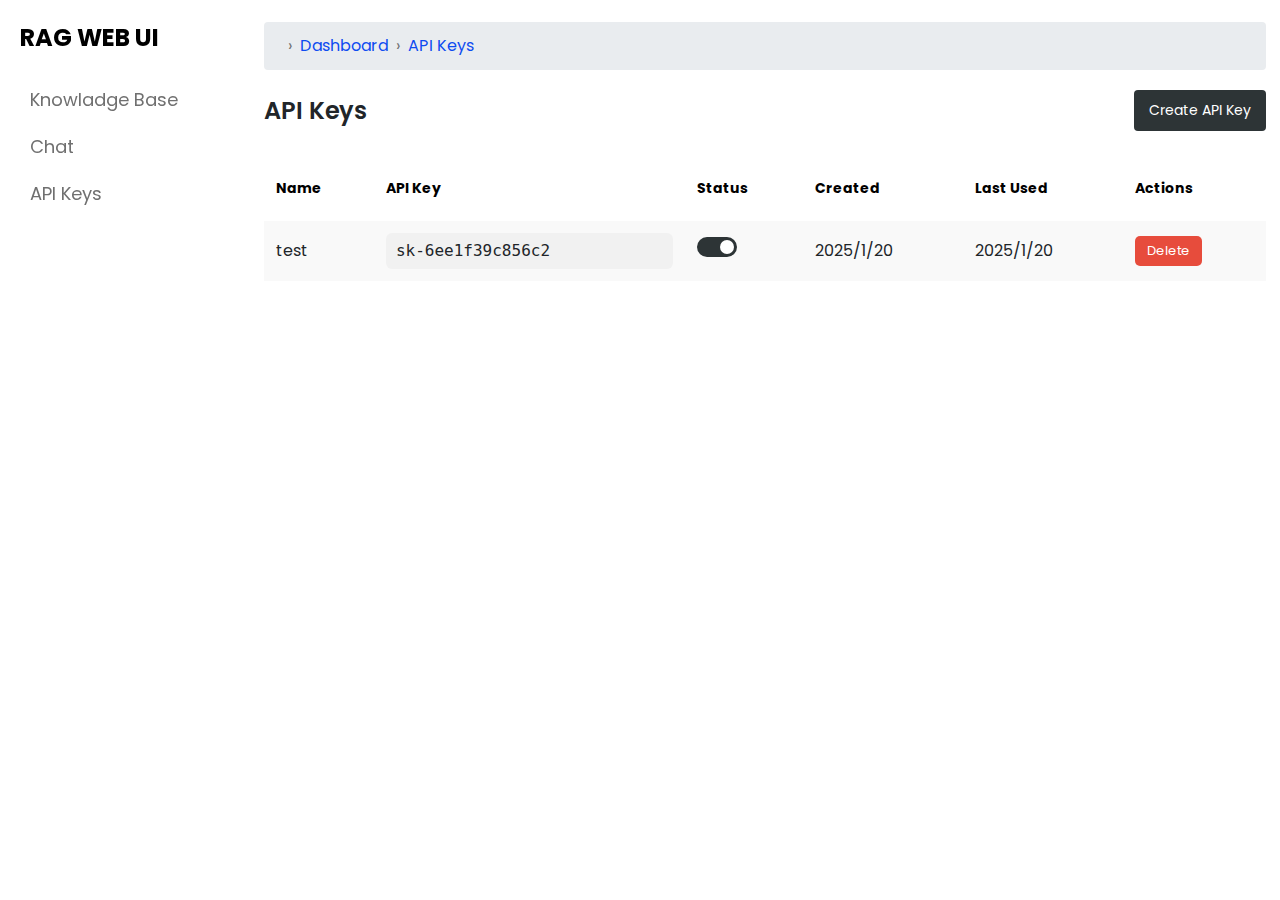
<file: api.html>
<!DOCTYPE html>
<html lang="en">
<head>
  <meta charset="UTF-8" />
  <meta name="viewport" content="width=device-width, initial-scale=1.0"/>
  <title>Dashboard</title>
  <title>API Keys Page</title>

  <!-- Fonts & Icons -->
  <link rel="preconnect" href="https://fonts.googleapis.com"/>
  <link rel="preconnect" href="https://fonts.gstatic.com" crossorigin/>
  <link href="https://fonts.googleapis.com/css2?family=Poppins:wght@200;300;400;500;600&display=swap" rel="stylesheet"/>
  <link href="https://fonts.googleapis.com/css2?family=Poppins:wght@300;400;600&display=swap" rel="stylesheet"/>
  <link rel="stylesheet" href="https://cdn.jsdelivr.net/npm/bootstrap@4.1.3/dist/css/bootstrap.min.css" crossorigin="anonymous"/>
  <link rel="stylesheet" href="https://unicons.iconscout.com/release/v4.0.0/css/line.css"/> 

  <!-- This my style -->
   <link rel="stylesheet" href="css/Api.css"/>
</head>
<body>

  <!-- Sidebar -->
    <nav>
    <div class="logo-name">
      <a href="dashboard.html" class="logo_name">RAG WEB UI</a>
    </div>
    <div class="menu-items">
      <ul class="nav-links">
        <li><a href="knowladge.html">
          <i class="uil uil-desktop-alt"></i>
          <span class="link-name">Knowladge Base</span>
        </a></li>
        <li><a href="chat.html">
          <i class="uil uil-comment-alt"></i>
          <span class="link-name">Chat</span>
        </a></li>
        <li><a href="api.html">
          <i class="uil uil-user"></i>
          <span class="link-name">API Keys</span>
        </a></li>
      </ul>
    </div>
  </nav> 
  <!-- <nav>
    <div class="logo-name">
      <a href="dashboard.php" class="logo_name">RAG WEB UI</a>
    </div>
    <div class="menu-items">
      <ul class="nav-links">
        <li><a href="knowladge.php">
          <i class="uil uil-desktop-alt"></i>
          <span class="link-name">Knowladge Base</span>
        </a></li>
        <li><a href="chat.php">
          <i class="uil uil-comment-alt"></i>
          <span class="link-name">Chat</span>
        </a></li>
        <li><a href="api.php">
          <i class="uil uil-user"></i>
          <span class="link-name">API Keys</span>
        </a></li>
      </ul>
    </div>
  </nav> -->


    <!-- Main Content -->
  <main class="dashboard">
    <div class="breadcrumb">
      <i class="uil uil-estate"></i><span class="separator">›</span>
      <a href="dashboard.html" class="breadcrumb-item">Dashboard</a>
      <span class="separator">›</span>
      <a href="api.html" class="breadcrumb-item">API Keys</a>
    </div>

    <div class="header-bar">
      <div class="text">API Keys</div>
      <button class="btn-create" id="createApiKeyBtn">Create API Key</button>
    </div>

    <table>
      <thead>
        <tr>
          <th>Name</th>
          <th>API Key</th>
          <th>Status</th>
          <th>Created</th>
          <th>Last Used</th>
          <th>Actions</th>
        </tr>
      </thead>
      <tbody>
        <tr class="api-row">
          <td>test</td>
          <td><span class="api-key">sk-6ee1f39c856c2</span></td>
          <td>
            <label class="toggle-switch">
              <input type="checkbox" checked>
              <span class="slider"></span>
            </label>
          </td>
          <td>2025/1/20</td>
          <td>2025/1/20</td>
          <td><button class="btn-delete">Delete</button></td>
        </tr>
      </tbody>
    </table>
  </main>

  <!-- Popup -->
  <div class="popup hidden" id="popup">
    <div class="popup-content">
      <button class="close-btn" aria-label="Close popup">&times;</button>
      <h3>Create API Key</h3>
      <form id="createForm">
        <div class="form-group">
          <label for="apiKeyName">Name</label>
          <input type="text" class="form-control" id="apiKeyName" placeholder="Enter key name" required>
        </div>
        <div class="form-group">
          <label for="description">Description (optional)</label>
          <input type="text" class="form-control" id="description" placeholder="Add description">
        </div>
        <button type="submit" class="btn btn-dark">Create Key</button>
      </form>
    </div>
  </div>

  <script src="JS/Api.js"></script>

</body>
</html>
</file>
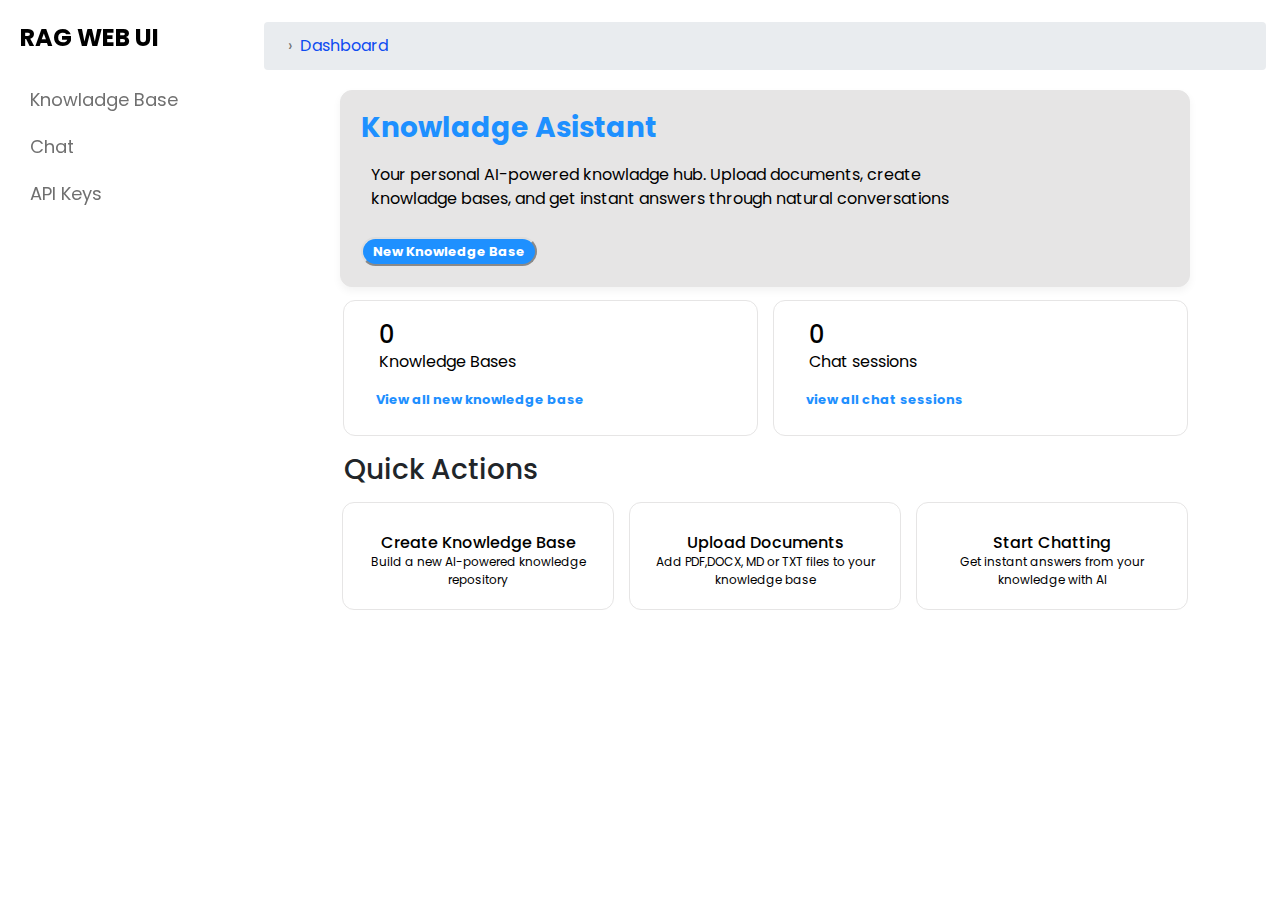
<file: dashboard.html>
<!DOCTYPE html>
<html lang="en">
<head>
  <meta charset="UTF-8" />
  <meta name="viewport" content="width=device-width, initial-scale=1.0"/>
  <title>Dashboard</title>
  <link rel="preconnect" href="https://fonts.googleapis.com"/>
  <link rel="preconnect" href="https://fonts.gstatic.com" crossorigin/>
  <link href="https://fonts.googleapis.com/css2?family=Poppins:wght@200;300;400;500;600&display=swap" rel="stylesheet"/>
  <link rel="stylesheet" href="https://cdn.jsdelivr.net/npm/bootstrap@4.1.3/dist/css/bootstrap.min.css" crossorigin="anonymous"/>
  <link rel="stylesheet" href="https://unicons.iconscout.com/release/v4.0.0/css/line.css"/>
  <link rel="stylesheet" href="css/style.css"/> 
</head>
<body>
  <nav>
    <div class="logo-name">
      <a href="dashboard.html" class="logo_name">RAG WEB UI</a>
    </div>
    <div class="menu-items">
      <ul class="nav-links">
        <li><a href="knowladge.html">
          <i class="uil uil-desktop-alt"></i>
          <span class="link-name">Knowladge Base</span>
        </a></li>
        <li><a href="chat.html">
          <i class="uil uil-comment-alt"></i>
          <span class="link-name">Chat</span>
        </a></li>
        <li><a href="api.html">
          <i class="uil uil-user"></i>
          <span class="link-name">API Keys</span>
        </a></li>
      </ul>
    </div>
  </nav>
  <!-- <nav>
    <div class="logo-name">
      <a href="dashboard.php" class="logo_name">RAG WEB UI</a>
    </div>
    <div class="menu-items">
      <ul class="nav-links">
        <li><a href="knowladge.php">
          <i class="uil uil-desktop-alt"></i>
          <span class="link-name">Knowladge Base</span>
        </a></li>
        <li><a href="chat.php">
          <i class="uil uil-comment-alt"></i>
          <span class="link-name">Chat</span>
        </a></li>
        <li><a href="api.php">
          <i class="uil uil-user"></i>
          <span class="link-name">API Keys</span>
        </a></li>
      </ul>
    </div>
  </nav>  -->
  <section class="dashboard">
    <div class="dash-content">
      <div class="breadcrumb">
        <i class="uil uil-estate"></i>
        <span class="separator">›</span>
        <a href="dashboard.html" class="breadcrumb-item">Dashboard</a>
      </div>
     </div>
    <div class="box-container">
        <div class="box box1">
            <h3>Knowladge Asistant</h3>
            <p>Your personal AI-powered knowladge hub. Upload documents, create 
              knowladge bases, and get instant answers through natural conversations </p>
              <button onclick="location.href='knowladge.html'">
              <i class="uil uil-plus"></i> New Knowledge Base
              </button>
        </div>
    </div>
    <div class="box-container">
        <div class="box2">
          <div class="box-content">
            <i class="uil uil-book-alt"></i>
            <div class="text">
            <h3>0</h3>
            <p>Knowledge Bases</p>
          </div>
        </div>
        <button onclick="location.href='knowladge.php'">
        View all new knowledge base <i class="uil uil-arrow-right"></i>
        </button>
    </div>
    <div class="box3">
      <div class="box-content">
        <i class="uil uil-comment-alt"></i>
        <div class="text">
          <h3>0</h3>
          <p>Chat sessions</p>
        </div>
      </div>
      <button onclick="location.href='halaman-baru.php'">
      view all chat sessions <i class="uil uil-arrow-right"></i>
      </button>
      </div>
    </div>  
      <div class="quick-access-section">
          <h3>Quick Actions</h3>
      </div>
      <div class="box-container">
      <a href="halaman-tujuan.html" class="box4-link">
        <div class="box4">
          <div class="box-content">
            <i class="uil uil-brain"></i>
            <div class="text">
               <h3>Create Knowledge Base</h3>
                <p>Build a new AI-powered knowledge repository</p>
            </div>
          </div>
        </div>
      </a>
      <a href="halaman-tujuan.html" class="box4-link">
        <div class="box5">
          <div class="box-content">
            <i class="uil uil-upload"></i>
            <div class="text">
               <h3>Upload Documents</h3>
                <p>Add PDF,DOCX, MD or TXT files to your knowledge base</p>
            </div>
          </div>
        </div>
      </a>
      <a href="halaman-tujuan.html" class="box4-link">
        <div class="box6">
          <div class="box-content">
            <i class="uil uil-comment-plus"></i>
            <div class="text">
               <h3>Start Chatting</h3>
                <p>Get instant answers from your knowledge with AI</p>
            </div>
          </div>
        </div>
      </a>
  </div>
  </section>
</body>
</html>
</file>
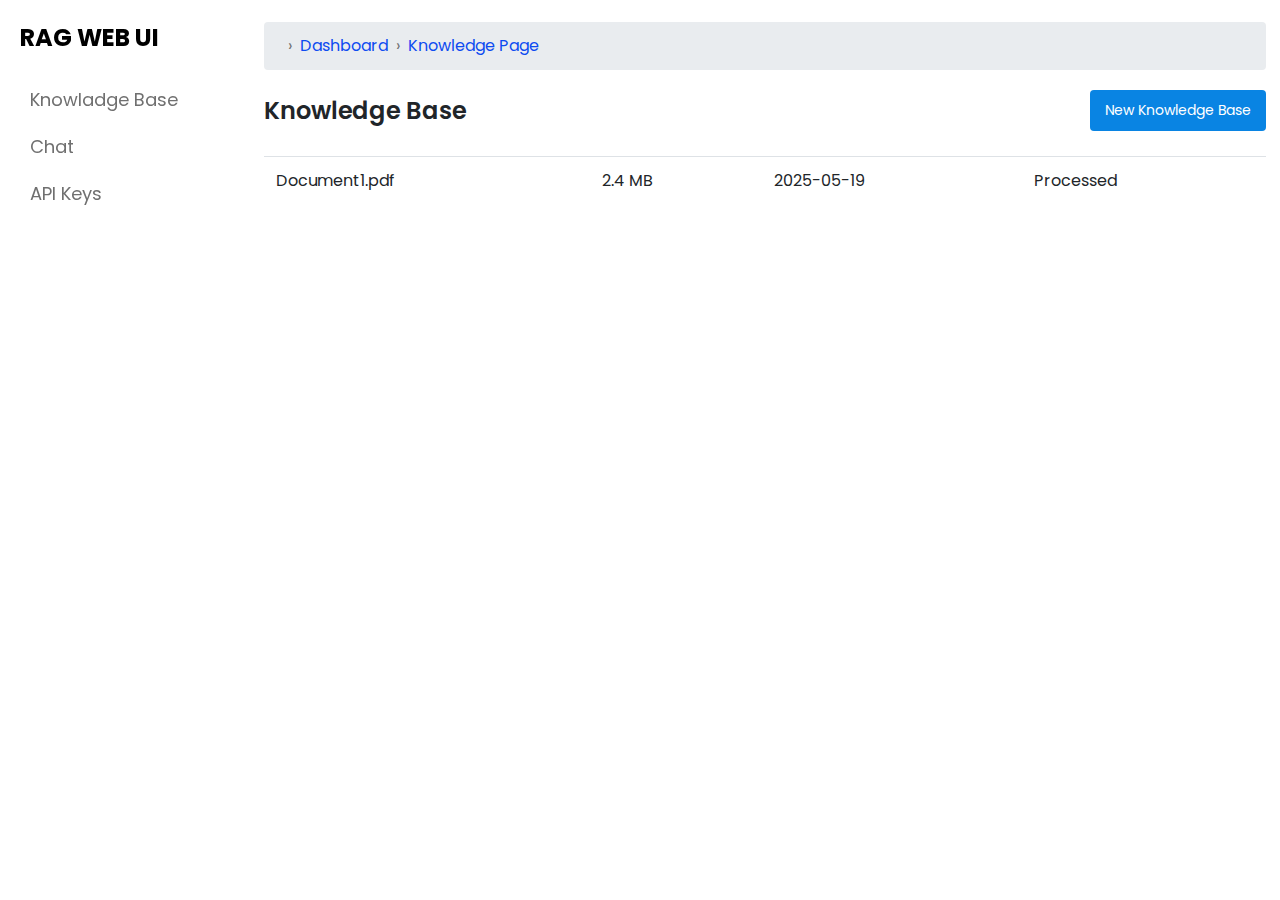
<file: knowladge.html>
<!DOCTYPE html>
<html lang="en">
<head>
  <meta charset="UTF-8" />
  <meta name="viewport" content="width=device-width, initial-scale=1.0"/>
  <title>Knowledge Page</title>
  
  <!-- Fonts & Icons -->
  <link rel="preconnect" href="https://fonts.googleapis.com"/>
  <link rel="preconnect" href="https://fonts.gstatic.com" crossorigin/>
  <link href="https://fonts.googleapis.com/css2?family=Poppins:wght@300;400;600&display=swap" rel="stylesheet"/>
  <link rel="stylesheet" href="https://cdn.jsdelivr.net/npm/bootstrap@4.1.3/dist/css/bootstrap.min.css" crossorigin="anonymous"/>
  <link rel="stylesheet" href="https://unicons.iconscout.com/release/v4.0.0/css/line.css"/>

  <!-- This is my style-->
  <link rel="stylesheet" href="css/knowladge.css"/>
</head>
<body>

  <!-- Sidebar -->
   <nav>
    <div class="logo-name">
      <a href="dashboard.html" class="logo_name">RAG WEB UI</a>
    </div>
    <div class="menu-items">
      <ul class="nav-links">
        <li><a href="knowladge.html">
          <i class="uil uil-desktop-alt"></i>
          <span class="link-name">Knowladge Base</span>
        </a></li>
        <li><a href="chat.html">
          <i class="uil uil-comment-alt"></i>
          <span class="link-name">Chat</span>
        </a></li>
        <li><a href="api.html">
          <i class="uil uil-user"></i>
          <span class="link-name">API Keys</span>
        </a></li>
      </ul>
    </div>
  </nav> 
  <!-- <nav>
    <div class="logo-name">
      <a href="dashboard.php" class="logo_name">RAG WEB UI</a>
    </div>
    <div class="menu-items">
      <ul class="nav-links">
        <li><a href="knowladge.php"><i class="uil uil-desktop-alt"></i><span class="link-name">Knowledge Base</span></a></li>
        <li><a href="chat.php"><i class="uil uil-comment-alt"></i><span class="link-name">Chat</span></a></li>
        <li><a href="api.php"><i class="uil uil-user"></i><span class="link-name">API Keys</span></a></li>
      </ul>
    </div>
  </nav> -->

  <!-- Main Content -->
  <main class="dashboard">
    <div class="breadcrumb">
      <i class="uil uil-estate"></i><span class="separator">›</span>
      <a href="dashboard.html" class="breadcrumb-item">Dashboard</a>
      <span class="separator">›</span>
      <a href="knowladge.html" class="breadcrumb-item">Knowledge Page</a>
    </div>
      <div class="header-bar">
        <div class="title"><span class="text">Knowledge Base</span></div>
        <button class="add-doc"><i class="uil uil-plus"></i> New Knowledge Base</button>
      </div>
      <table class="table">
        <thead>
          <tr>
        </thead>
        <tbody>
          <tr>
            <td>Document1.pdf</td>
            <td>2.4 MB</td>
            <td>2025-05-19</td>
            <td>Processed</td>
          </tr>
        </tbody>
      </table>
    </div>
  </main>

  <!-- Upload Modal -->
  <div class="custom-modal" id="uploadModal">
    <div class="modal-content">
      <div class="modal-header">
        <h2>Add Document</h2>
        <span class="close-btn" onclick="closeModal()">&times;</span>
      </div>
      <p class="subtext">Upload a document to your knowledge base. Supported formats: PDF, DOCX, Markdown, and Text files.</p>
      <div class="steps">
        <div class="step active"><span>⬆️</span><p>1. Upload</p></div>
        <div class="step"><span>📄</span><p>2. Preview</p></div>
        <div class="step"><span>⚙️</span><p>3. Process</p></div>
      </div>
      <form id="uploadForm">
        <label for="fileUpload" class="upload-box upload-label">
          <p class="upload-icon">⬆️</p>
          <p class="upload-text">Click to browse files</p>
          <p class="upload-support">PDF, DOCX, TXT, MD</p>
        </label>
        <input type="file" id="fileUpload" name="file"/>
        
      </form>
      <button type="submit" class="upload-btn">Upload Files</button>
    </div>
  </div>
  
  <!-- JavaScript -->
  <script src="JS/knowladge.js"></script>
  
  </script>
</body>
</html>
</file>
<file: css/Api.css>
@import url("https://fonts.googleapis.com/css2?family=Poppins:wght@200;300;400;500;600&display=swap");

* {
  margin: 0;
  padding: 0;
  box-sizing: border-box;
  font-family: "Poppins", sans-serif;
}

:root {
  --primary-color: #0e4bf1;
  --panel-color: #fff;
  --text-color: #000;
  --black-light-color: #707070;
  --border-color: #e6e5e5;
  --toggle-color: #ddd;
  --box1-color: #4da3ff;
  --box2-color: #ffe6ac;
  --box3-color: #e7d1fc;
  --title-icon-color: #fff;

  --tran-05: all 0.5s ease;
  --tran-03: all 0.3s ease;
}

body {
      font-family: 'Poppins', sans-serif;
      background-color: #fff;
      margin: 0;
    }

    nav {
      width: 220px;
      position: fixed;
      top: 0;
      left: 0;
      height: 100vh;
      padding: 20px;
      color: white;
    }

    .logo-name a {
      font-size: 1.5rem;
      font-weight: bold;
      color: black;
      text-decoration: none;
    }

    .menu-items ul {
      list-style: none;
      padding: 0;
      margin-top: 30px;
    }

    .menu-items ul li {
      margin-bottom: 20px;
    }

    .menu-items ul li a {
      font-size: 18px;
      color: #707070;
      text-decoration: none;
      display: flex;
      align-items: center;
    }

    .menu-items ul li a i {
      margin-right: 10px;
    }
.dash-content {
  padding-top: 10px;
}
    .dashboard {
    position: relative;
    left: 250px;
    flex-wrap: wrap;
    background-color: var(--panel-color);
    min-height: 100vh;
    width: calc(100% - 250px);
    padding: 12px 14px;
    transition: var(--tran-05);
    }

    .breadcrumb {
  display: flex;
  align-items: center;
  gap: 8px;
  font-size: 16px;
  color: var(--black-light-color);
  margin-top: 10px;
  margin-bottom: 20px;
}

.breadcrumb i {
  font-size: 20px;
  color: var(--primary-color);
}

.breadcrumb .separator {
  color: var(--black-light-color);
}

.breadcrumb-item {
  color: var(--primary-color);
  text-decoration: none;
  transition: var(--tran-03);
}

.breadcrumb-item:hover {
  text-decoration: solid;
}


    .header-bar {
      display: flex;
      
      justify-content: space-between;
      align-items: center;
      margin-bottom: 25px;
    }

    .header-bar .text {
      font-size: 1.5rem;
      font-weight: 600;
    }

    .btn-create {
      background-color: #2d3436;
      color: white;
      border: none;
      padding: 10px 15px;
      border-radius: 4px;
      cursor: pointer;
      font-size: 14px;
    }

    .btn-create:hover {
      background-color: #636e72;
    }

    table {
      width: 100%;

      border-collapse: separate;
      border-spacing: 0 10px;
    }
    table .api-key {
      display: block;
      max-width: 30rem;
      width: auto;
      height: 100%;
      overflow-x: auto;
    }

    table th, table td {
      padding: 12px;
      text-align: left;
      vertical-align: middle;
      width: 1rem;
    }

    table th {
      color:black;
      font-size: 14px;

    }

    .api-row {
      background: #f9f9f9;
      border-radius: 8px;
    }

    .toggle-switch {
      width: 40px;
      height: 20px;
      position: relative;
      display: flex;
      align-items: center;
      justify-content: center;
    }

    .toggle-switch input {
      display: none;
    }

    .slider {
    position: absolute;
    top: 0;
    left: 0;
    right: 0;
    bottom: 0;
    background-color: #ccc;
    transition: .4s;
    border-radius: 34px;
  }

    .slider:before {
    position: absolute;
    content: "";
    height: 14px;
    width: 14px;
    left: 3px;
    top: 3px;
    background-color: white;
    transition: .4s;
    border-radius: 50%;
  }

    input:checked + .slider {
    background-color: #2d3436;
  }

  input:checked + .slider:before {
    transform: translateX(20px);
  }

    .btn-delete {
      background-color: #e74c3c;
      color: white;
      border: none;
      padding: 5px 12px;
      border-radius: 5px;
      font-size: 13px;
    }

    .btn-delete:hover {
      background-color: #c0392b;
    }

    .api-key {
      background-color: #f1f1f1;
      padding: 6px 10px;
      border-radius: 6px;
      font-family: monospace;
      max-width: 400px;
      overflow: hidden;
      text-overflow: ellipsis;
      white-space: nowrap;
    }

      .popup {
      position: fixed;
      top: 0; left: 0;
      width: 100%; height: 100%;
      background: rgba(0, 0, 0, 0.4);
      display: flex;
      align-items: center;
      justify-content: center;
      z-index: 999;
    }

    .popup-content {
      background: #fff;
      padding: 30px;
      border-radius: 10px;
      max-width: 400px;
      width: 100%;
      box-shadow: 0 10px 25px rgba(0,0,0,0.1);
    }

    .popup.hidden {
      display: none;
    }
     .close-btn {
      position: absolute;
      top: 15px;
      right: 20px;
      font-size: 20px;
      background: none;
      border: none;
      cursor: pointer;
    }
</file>
<file: css/style.css>
@import url("https://fonts.googleapis.com/css2?family=Poppins:wght@200;300;400;500;600&display=swap");

* {
  margin: 0;
  padding: 0;
  box-sizing: border-box;
  font-family: "Poppins", sans-serif;
}

:root {
  --primary-color: #0e4bf1;
  --panel-color: #fff;
  --text-color: #000;
  --black-light-color: #707070;
  --border-color: #e6e5e5;
  --toggle-color: #ddd;
  --box1-color: #4da3ff;
  --box2-color: #ffe6ac;
  --box3-color: #e7d1fc;
  --title-icon-color: #fff;

  --tran-05: all 0.5s ease;
  --tran-03: all 0.3s ease;
}

   body {
      font-family: 'Poppins', sans-serif;
      background-color: #fff;
      margin: 0;
    }

    nav {
      width: 220px;
      position: fixed;
      top: 0;
      left: 0;
      height: 100vh;
      padding: 20px;
      color: white;
    }

    .logo-name a {
      font-size: 1.5rem;
      font-weight: bold;
      color: black;
      text-decoration: none;
    }

    .menu-items ul {
      list-style: none;
      padding: 0;
      margin-top: 30px;
    }

    .menu-items ul li {
      margin-bottom: 20px;
    }

    .menu-items ul li a {
      font-size: 18px;
      color: #707070;
      text-decoration: none;
      display: flex;
      align-items: center;
    }

    .menu-items ul li a i {
      margin-right: 10px;
    }

.dashboard {
  position: relative;
  left: 250px;
  background-color: var(--panel-color);
  min-height: 100vh;
  width: calc(100% - 250px);
  padding: 12px 14px;
  transition: var(--tran-05);
}

.dash-content {
  padding-top: 10px;
}

.breadcrumb {
  display: flex;
  align-items: center;
  gap: 8px;
  font-size: 16px;
  color: var(--black-light-color);
  margin-bottom: 20px;
}

.breadcrumb i {
  font-size: 20px;
  color: var(--primary-color);
}

.breadcrumb .separator {
  color: var(--black-light-color);
}

.breadcrumb-item {
  color: var(--primary-color);
  text-decoration: none;
  transition: var(--tran-03);
}

.breadcrumb-item:hover {
  text-decoration: solid;
}

.box-container {
  display: flex;
  justify-content: center;
  align-items: center;
  gap: 15px;

  margin: 13px 20px;
  flex-wrap: wrap;
}

.box {
  flex: 1;
  min-width: 250px;
  padding: 20px;
  background-color: var(--panel-color);
  border: 1px solid var(--border-color);
  border-radius: 12px;
  box-shadow: 0 4px 8px rgba(0, 0, 0, 0.05);
  transition: var(--tran-03);
}

.quick-access-section {
  display: flex;
  align-items: center;
  padding-left: 80px;
  height: 40px;
}

.quick-access-section h3 {
  margin: 0;
  padding: 0;
}

.box1 {
  max-width: 850px;
  width: 100%;
  background-color: var(--border-color);
  display: flex;
  flex-direction: column;
  align-items: start;
}

.box1 h3 {
  color: #1e90ff;
  font-weight: bold;
}

.box1 p {
  padding: 10px;
  color: #000;
  margin-right: 150px;
}

.box1 button {
  background-color: #1e90ff;
  color: #fff;
  border-color: #ddd;
  border-radius: 15px;
  width: fit-content;
  max-width: 100%;
  padding: 3px 10px;
  font-weight: bold;
  font-size: small;
  cursor: pointer;
}

.box2 {
  width: 415px;
  background-color: #fff;
  display: flex;
  flex-direction: column;
  align-items: start;
  padding: 20px;
  border: 1px solid var(--border-color);
  border-radius: 12px;
}

.box2 .box-content {
  display: flex;
  align-items: center;
  gap: 15px;
  margin-bottom: 10px;
  width: 100%;
}

.box2 .box-content i {
  font-size: 40px;
  color: #1e90ff;
}

.box2 .box-content .text h3 {
  margin: 0;
  font-size: 24px;
  color: #000;
  align-items: start;
}

.box2 .box-content .text p {
  margin: 0;
  font-size: 16px;
  color: #000;
}

.box2 button {
  border: none;
  outline: none;
  color: #1e90ff;
  background-color: #fff;
  border-radius: 15px;
  padding: 6px 12px;
  font-weight: bold;
  font-size: small;
  cursor: pointer;
}

.box3 {
  width: 415px;
  background-color: #fff;
  display: flex;
  flex-direction: column;
  align-items: start;
  padding: 20px;
  border: 1px solid var(--border-color);
  border-radius: 12px;
}

.box3 .box-content {
  display: flex;
  align-items: center;
  gap: 15px;
  margin-bottom: 10px;
  width: 100%;
}

.box3 .box-content i {
  font-size: 40px;
  color: #1e90ff;
}

.box3 .box-content .text h3 {
  margin: 0;
  font-size: 24px;
  color: #000;
  align-items: start;
}

.box3 .box-content .text p {
  margin: 0;
  font-size: 16px;
  color: #000;
}

.box3 button {
  border: none;
  outline: none;
  color: #1e90ff;
  background-color: #fff;
  border-radius: 15px;
  padding: 6px 12px;
  font-weight: bold;
  font-size: small;
  cursor: pointer;
}

.box4-link h3,
.box4-link p {
  text-decoration: none; /* Ganti dari solid ke none */
  color: #000;
}

.box4 {
  width: 272px;
  background-color: #fff;
  display: flex;
  flex-direction: column;
  align-items: center;
  padding: 20px;
  border: 1px solid var(--border-color);
  border-radius: 12px;
  transition: transform 0.3s ease; /* Tambahkan agar hover smooth */
}

.box4:hover {
  transform: translateY(-5px);
  box-shadow: 0 4px 12px rgba(0, 0, 0, 0.1);
}

.box4 .box-content {
  display: flex;
  flex-direction: column;
  align-items: center;
  text-align: center;
}

.box4 .box-content i {
  font-size: 40px;
  color: #1e90ff;
  margin-bottom: 10px; /* Tambahkan jarak */
}

.box4 .box-content .text h3 {
  margin: 0;
  font-size: 16px;
  color: #000;
}

.box4 .box-content .text p {
  margin: 0;
  font-size: 12px;
  color: #000;
}

.box5-link,
.box5-link * {
  text-decoration: none;
  color: #000;
}

.box5 {
  width: 272px;
  background-color: #fff;
  display: flex;
  flex-direction: column;
  align-items: center;
  padding: 20px;
  border: 1px solid var(--border-color);
  border-radius: 12px;
  transition: transform 0.3s ease;
}

.box5:hover {
  transform: translateY(-5px);
  box-shadow: 0 4px 12px rgba(0, 0, 0, 0.1);
}

.box5 .box-content {
  display: flex;
  flex-direction: column;
  align-items: center;
  text-align: center;
}

.box5 .box-content i {
  font-size: 40px;
  color: #1e90ff;
  margin-bottom: 10px;
}

.box5 .box-content .text h3 {
  margin: 0;
  font-size: 16px;
  color: #000;
}

.box5 .box-content .text p {
  margin: 0;
  font-size: 12px;
  color: #000;
}

.box6-link,
.box6-link * {
  text-decoration: none;
  color: #000;
}

.box6 {
  width: 272px;
  background-color: #fff;
  display: flex;
  flex-direction: column;
  align-items: center;
  padding: 20px;
  border: 1px solid var(--border-color);
  border-radius: 12px;
  transition: transform 0.3s ease;
}

.box6:hover {
  transform: translateY(-5px);
  box-shadow: 0 4px 12px rgba(0, 0, 0, 0.1);
}

.box6 .box-content {
  display: flex;
  flex-direction: column;
  align-items: center;
  text-align: center;
}

.box6 .box-content i {
  font-size: 40px;
  color: #1e90ff;
  margin-bottom: 10px;
}

.box6 .box-content .text h3 {
  margin: 0;
  font-size: 16px;
  color: #000;
}

.box6 .box-content .text p {
  margin: 0;
  font-size: 12px;
  color: #000;
}
</file>
<file: css/knowladge.css>
@import url("https://fonts.googleapis.com/css2?family=Poppins:wght@200;300;400;500;600&display=swap");

* {
  margin: 0;
  padding: 0;
  box-sizing: border-box;
  font-family: "Poppins", sans-serif;
}

:root {
  --primary-color: #0e4bf1;
  --panel-color: #fff;
  --text-color: #000;
  --black-light-color: #707070;
  --border-color: #e6e5e5;
  --toggle-color: #ddd;
  --box1-color: #4da3ff;
  --box2-color: #ffe6ac;
  --box3-color: #e7d1fc;
  --title-icon-color: #fff;

  --tran-05: all 0.5s ease;
  --tran-03: all 0.3s ease;
}

body {
      font-family: 'Poppins', sans-serif;
      background-color: #fff;
      margin: 0;
    }
     nav {
      width: 220px;
      position: fixed;
      top: 0;
      left: 0;
      height: 100vh;
      padding: 20px;
      color: white;
    }

    .logo-name a {
      font-size: 1.5rem;
      font-weight: bold;
      color: black;
      text-decoration: none;
    }

    .menu-items ul {
      list-style: none;
      padding: 0;
      margin-top: 30px;
    }

    .menu-items ul li {
      margin-bottom: 20px;
    }

    .menu-items ul li a {
      font-size: 18px;
      color: #707070;
      text-decoration: none;
      display: flex;
      align-items: center;
    }

    .menu-items ul li a i {
      margin-right: 10px;
    }
    .dash-content {
  padding-top: 10px;
}
    main.dashboard {
      position: relative;
  left: 250px;
  background-color: var(--panel-color);
  min-height: 100vh;
  width: calc(100% - 250px);
  padding: 12px 14px;
  transition: var(--tran-05);
  z-index: 9999;
    }

.breadcrumb {
  display: flex;
  align-items: center;
  gap: 8px;
  font-size: 16px;
  color: var(--black-light-color);
  margin-bottom: 20px;
  margin-top: 10px;
}

.breadcrumb i {
  font-size: 20px;
  color: var(--primary-color);
}

.breadcrumb .separator {
  color: var(--black-light-color);
}

.breadcrumb-item {
  color: var(--primary-color);
  text-decoration: none;
  transition: var(--tran-03);
}

.breadcrumb-item:hover {
  text-decoration: solid;
}

    .header-bar {
    
      display: flex;
      justify-content: space-between;
      align-items: center;
      margin-bottom: 25px;
    }
    .header-bar .text {
      font-size: 1.5rem;
      font-weight: 600;
    }
    .add-doc {
      background-color: #0984e3;
      color: white;
      border: none;
      padding: 10px 15px;
      border-radius: 4px;
      cursor: pointer;
      font-size: 14px;
    }

    /* Modal Styles */
    .custom-modal {
      display: none;
      position: fixed;
      z-index: 9999;
      left: 0;
      top: 0;
      width: 100%;
      height: 100%;
      overflow: auto;
      background-color: rgba(0,0,0,0.6);
      justify-content: center;
      align-items: center;
    }
    .modal-content {
      background-color: #fff;
      padding: 10px 30px 30px 30px;
      border-radius: 8px;
      width: 700px;
      height: 450px;
      max-width: 95%;
      box-shadow: 0 0 20px rgba(0,0,0,0.2);
      text-align: center;
    }
    .close-btn {
      float: right;
      font-size: 24px;
      cursor: pointer;
    }
    .subtext {
      font-size: 14px;
      color: #666;
      margin-bottom: 20px;
    }
    .steps {
      display: flex;
      justify-content: space-between;
      margin-bottom: 20px;
    }
    .step {
      display: flex;
      flex-direction: column;
      align-items: center;
      font-size: 12px;
      color: #888;
      margin: 0 40px;
    }
    .step.active {
      color: #0984e3;
    }
    .upload-box {
      border: 2px dashed #ccc;
      border-radius: 2px;
      padding: 24px 16px;     
      width: 100%; 
      max-width: 500px;  
      height: 140px;         
      margin: 0 auto;
      margin-bottom: 15px;
      display: flex;
      flex-direction: column;
      justify-content: center;
      align-items: center;
      background-color: #f9f9f9;
      transition: border-color 0.3s;
      cursor: pointer;
    }
      .modal-header {
      display: flex;
      justify-content: space-between;
      align-items: center;
      margin-bottom: 10px;
    }
    .modal-header h2 {
      margin: 0;
      font-size: 20px;
    }
    .modal-header .close-btn {
    font-size: 24px;
    cursor: pointer;
    }
    .upload-box:hover {
      border-color: #0984e3;
    }
    .upload-icon {
      font-size: 24px;
      margin-bottom: 10px;
    }
    .upload-btn {
      background-color: #0984e3;
      color: white;
      padding: 10px 20px;
      border: none;
      border-radius: 4px;
      cursor: pointer;
    }
    input[type="file"] {
      display: none;
    }
    .upload-label {
      cursor: pointer;
    }
</file>
